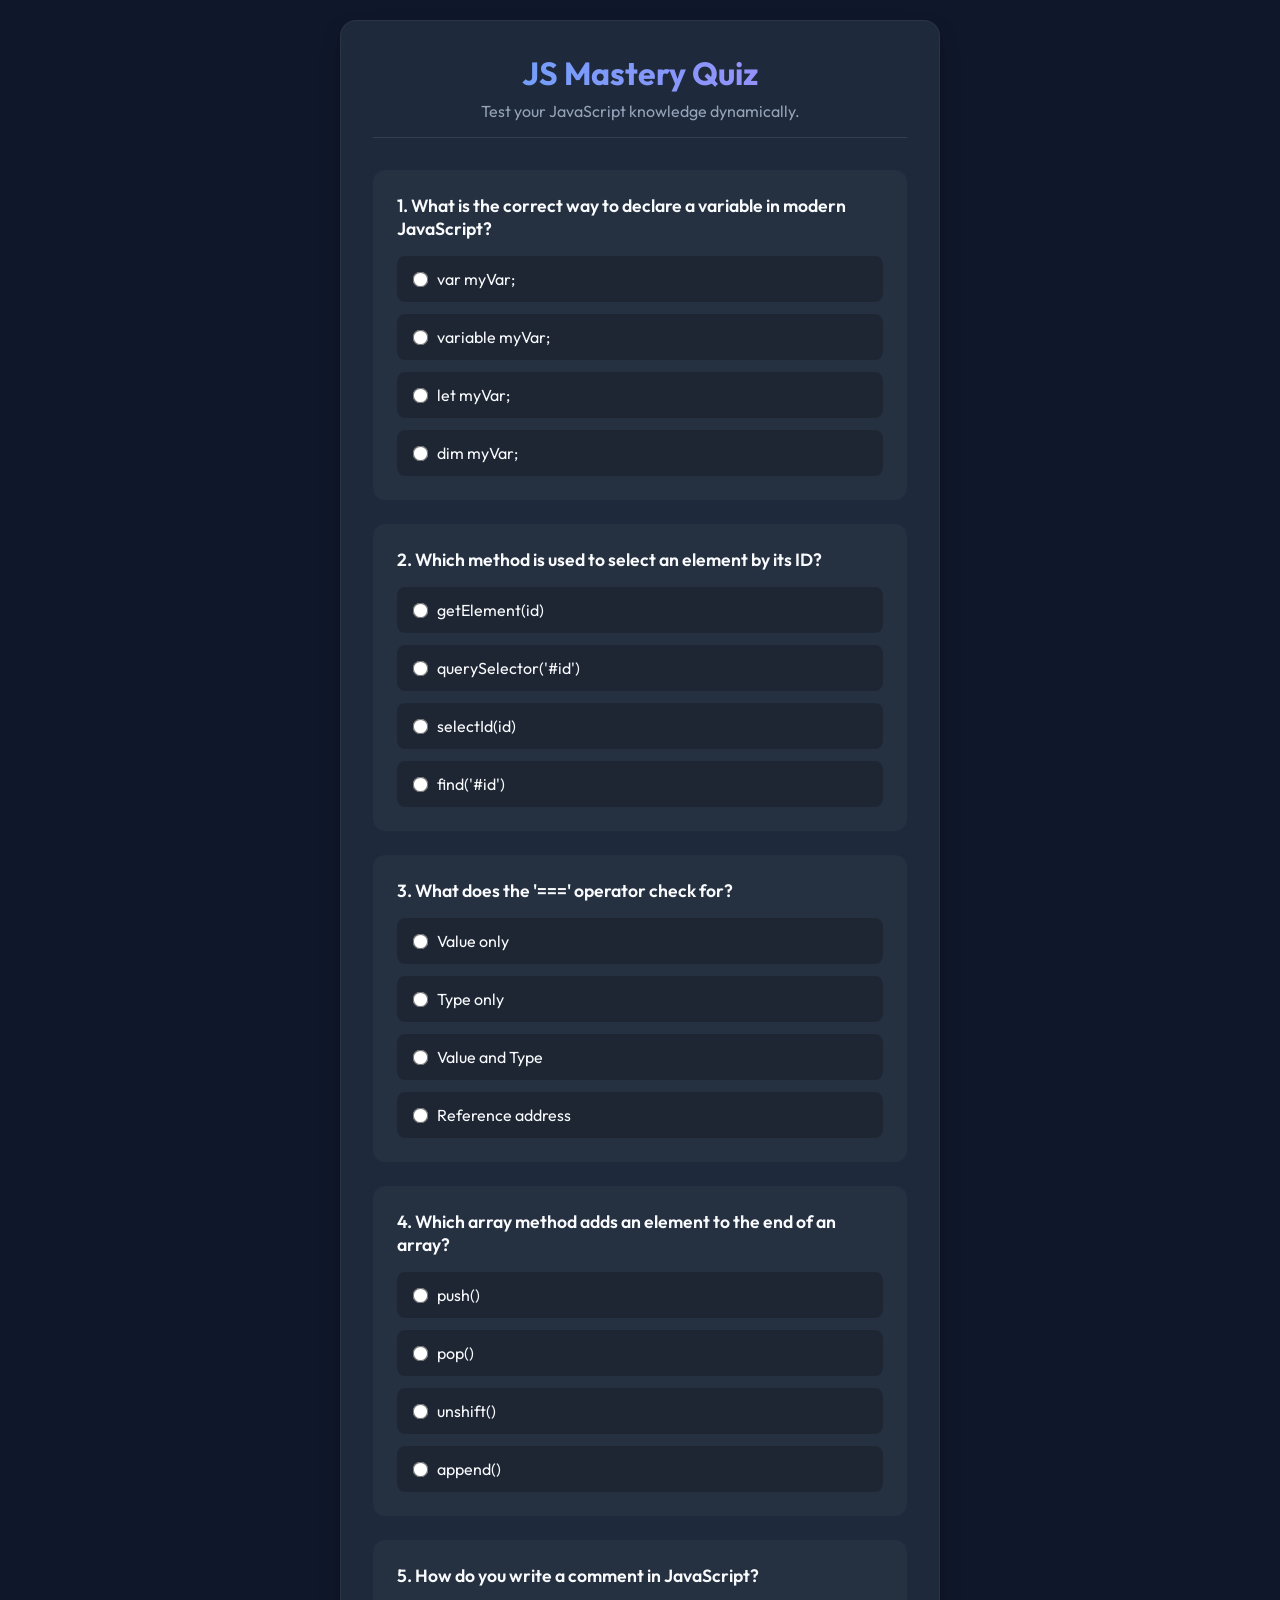
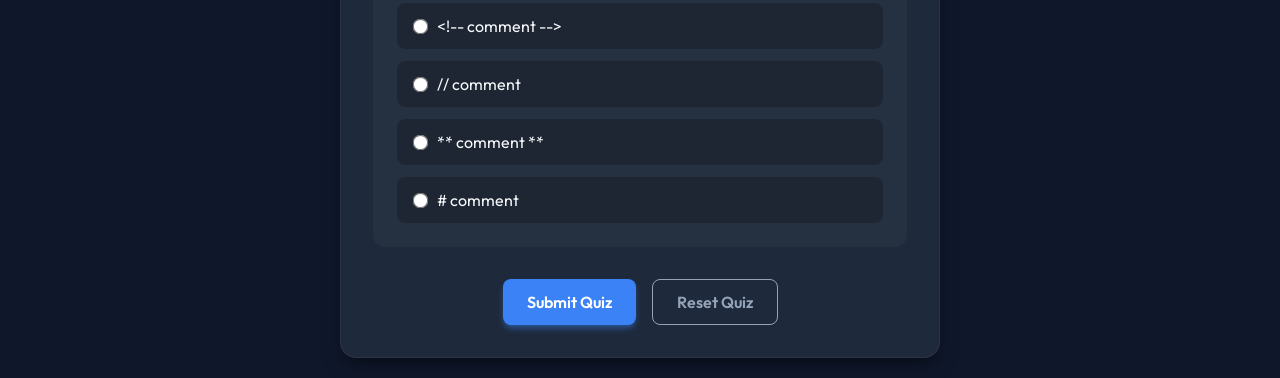
<file: task1/index.html>
<!DOCTYPE html>
<html lang="en">
<head>
    <meta charset="UTF-8">
    <meta name="viewport" content="width=device-width, initial-scale=1.0">
    <title>Dynamic JS Quiz</title>
    <link rel="stylesheet" href="style.css">
    <!-- Google Fonts for premium typography -->
    <link rel="preconnect" href="https://fonts.googleapis.com">
    <link rel="preconnect" href="https://fonts.gstatic.com" crossorigin>
    <link href="https://fonts.googleapis.com/css2?family=Outfit:wght@300;400;600;700&display=swap" rel="stylesheet">
</head>
<body>

    <div class="app-container">
        <header class="quiz-header">
            <h1>JS Mastery Quiz</h1>
            <p>Test your JavaScript knowledge dynamically.</p>
        </header>

        <main id="quiz-container" class="quiz-content">
            <!-- Questions will be injected here by JS -->
        </main>

        <div id="result-container" class="result-box hidden">
            <h2>Your Score</h2>
            <div id="score-display" class="score">0 / 0</div>
            <p id="feedback-message"></p>
        </div>

        <div class="controls">
            <button id="submit-btn" class="btn primary-btn">Submit Quiz</button>
            <button id="reset-btn" class="btn secondary-btn">Reset Quiz</button>
        </div>
    </div>

    <script src="script.js"></script>
</body>
</html>
</file>
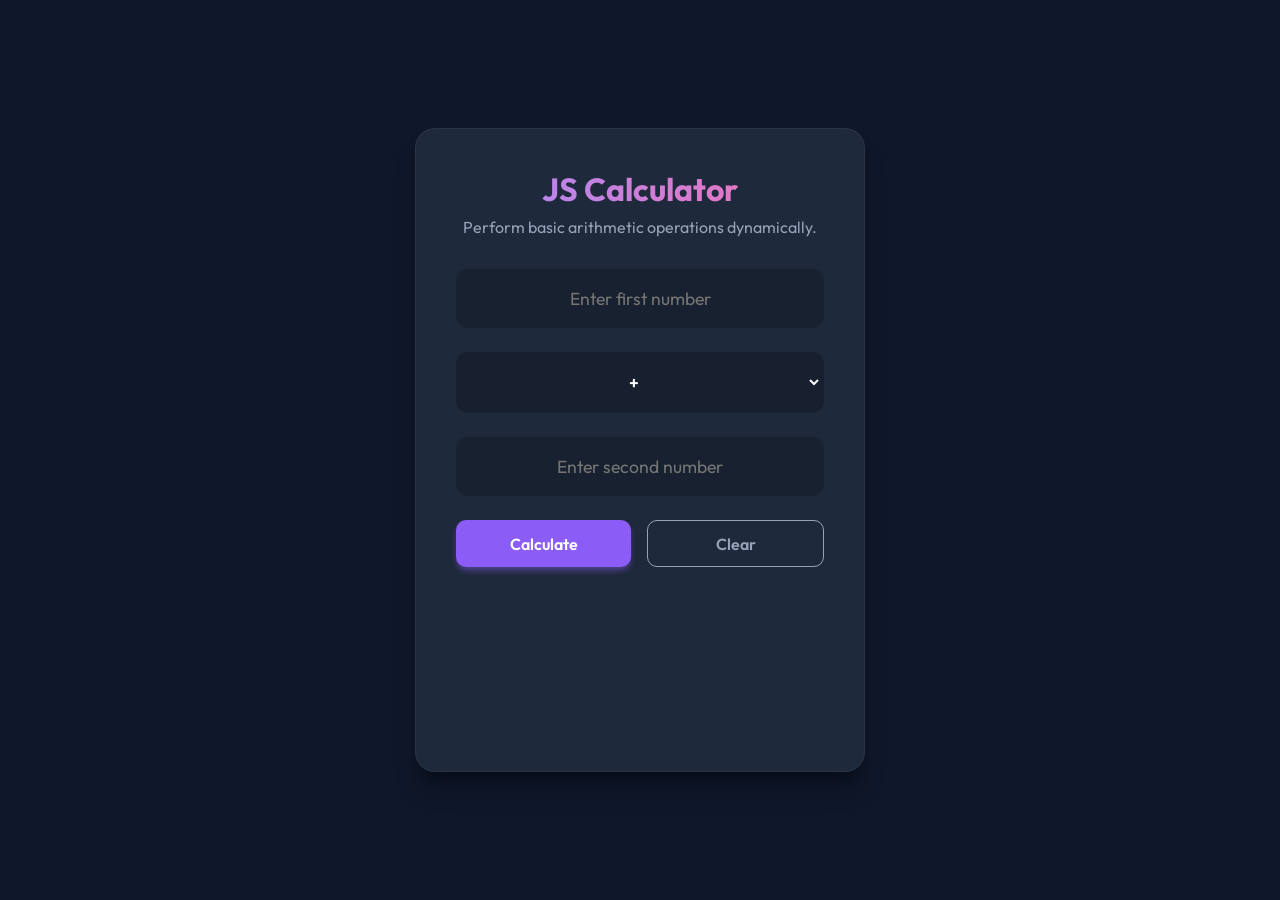
<file: task2/index.html>
<!DOCTYPE html>
<html lang="en">

<head>
    <meta charset="UTF-8">
    <meta name="viewport" content="width=device-width, initial-scale=1.0">
    <title>Interactive Calculator</title>
    <link rel="stylesheet" href="style.css">
    <link rel="preconnect" href="https://fonts.googleapis.com">
    <link rel="preconnect" href="https://fonts.gstatic.com" crossorigin>
    <link href="https://fonts.googleapis.com/css2?family=Outfit:wght@300;400;600;700&display=swap" rel="stylesheet">
</head>

<body>

    <div class="app-container">
        <header class="calc-header">
            <h1>JS Calculator</h1>
            <p>Perform basic arithmetic operations dynamically.</p>
        </header>

        <main class="calc-content">
            <div class="input-group">
                <input type="number" id="num1" placeholder="Enter first number">
            </div>

            <div class="input-group">
                <select id="operation">
                    <option value="add">+</option>
                    <option value="subtract">-</option>
                    <option value="multiply">×</option>
                    <option value="divide">÷</option>
                </select>
            </div>

            <div class="input-group">
                <input type="number" id="num2" placeholder="Enter second number">
            </div>

            <div class="controls">
                <button id="calc-btn" class="btn primary-btn">Calculate</button>
                <button id="clear-btn" class="btn secondary-btn">Clear</button>
            </div>

            <div id="result-box" class="result-box hidden">
                <h2>Result</h2>
                <div id="result-value" class="result-value">0</div>
                <p id="error-msg" class="error-msg"></p>
            </div>
        </main>
    </div>

    <script src="script.js"></script>
</body>

</html>
</file>
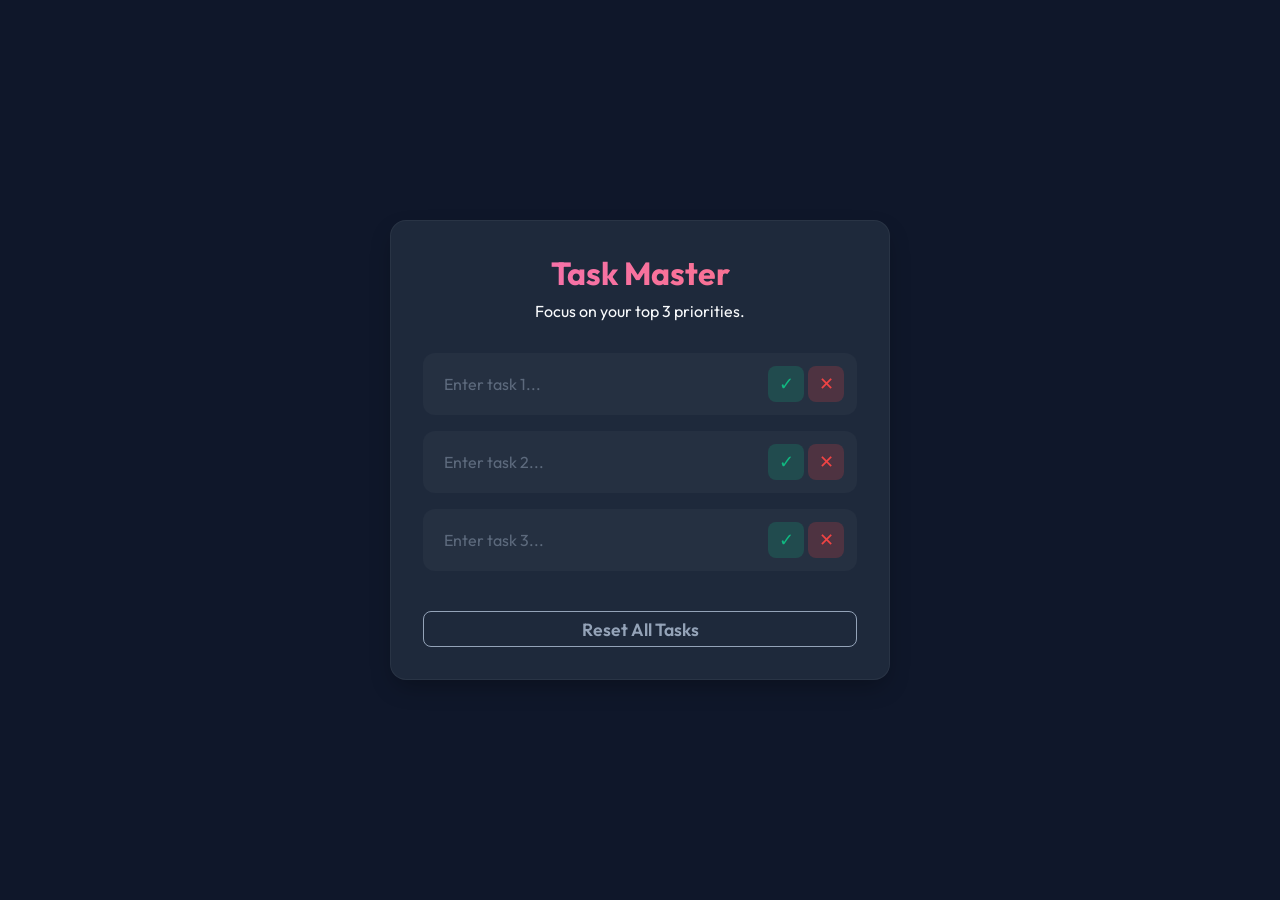
<file: task3/index.html>
<!DOCTYPE html>
<html lang="en">

<head>
    <meta charset="UTF-8">
    <meta name="viewport" content="width=device-width, initial-scale=1.0">
    <title>Simple To-Do List</title>
    <link rel="stylesheet" href="style.css">
    <link rel="preconnect" href="https://fonts.googleapis.com">
    <link rel="preconnect" href="https://fonts.gstatic.com" crossorigin>
    <link href="https://fonts.googleapis.com/css2?family=Outfit:wght@300;400;600;700&display=swap" rel="stylesheet">
</head>

<body>

    <div class="app-container">
        <header class="todo-header">
            <h1>Task Master</h1>
            <p>Focus on your top 3 priorities.</p>
        </header>

        <main class="todo-list">
            <!-- Task 1 -->
            <div class="task-row" id="task-1">
                <input type="text" class="task-input" placeholder="Enter task 1...">
                <div class="actions">
                    <button class="btn complete-btn" title="Mark Complete">✓</button>
                    <button class="btn remove-btn" title="Remove Task">✕</button>
                </div>
            </div>

            <!-- Task 2 -->
            <div class="task-row" id="task-2">
                <input type="text" class="task-input" placeholder="Enter task 2...">
                <div class="actions">
                    <button class="btn complete-btn" title="Mark Complete">✓</button>
                    <button class="btn remove-btn" title="Remove Task">✕</button>
                </div>
            </div>

            <!-- Task 3 -->
            <div class="task-row" id="task-3">
                <input type="text" class="task-input" placeholder="Enter task 3...">
                <div class="actions">
                    <button class="btn complete-btn" title="Mark Complete">✓</button>
                    <button class="btn remove-btn" title="Remove Task">✕</button>
                </div>
            </div>

            <button id="reset-all-btn" class="btn secondary-btn">Reset All Tasks</button>
        </main>
    </div>

    <script src="script.js"></script>
</body>

</html>
</file>
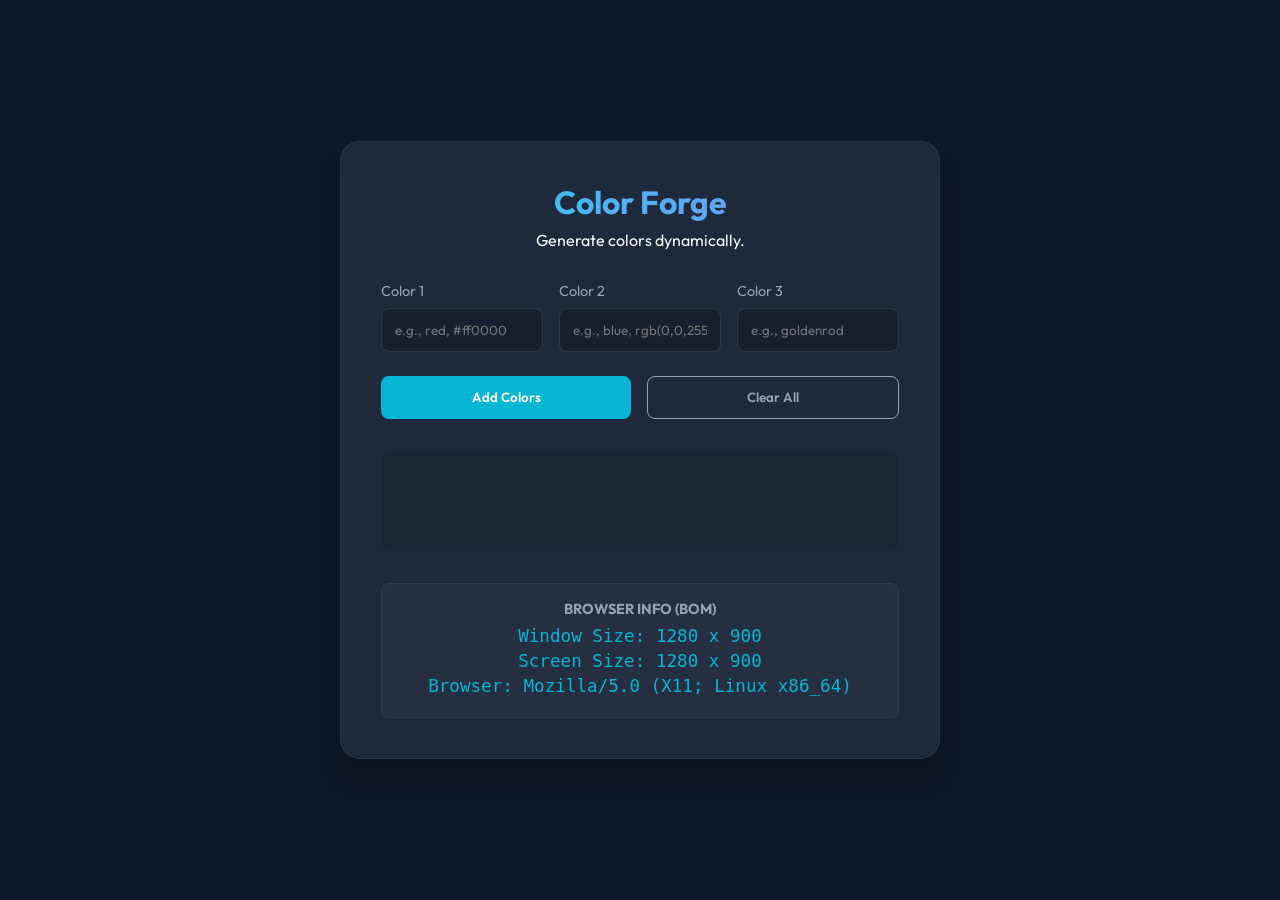
<file: task4/index.html>
<!DOCTYPE html>
<html lang="en">

<head>
    <meta charset="UTF-8">
    <meta name="viewport" content="width=device-width, initial-scale=1.0">
    <title>Color Box Generator</title>
    <link rel="stylesheet" href="style.css">
    <link rel="preconnect" href="https://fonts.googleapis.com">
    <link rel="preconnect" href="https://fonts.gstatic.com" crossorigin>
    <link href="https://fonts.googleapis.com/css2?family=Outfit:wght@300;400;600;700&display=swap" rel="stylesheet">
</head>

<body>

    <div class="app-container">
        <header class="app-header">
            <h1>Color Forge</h1>
            <p>Generate colors dynamically.</p>
        </header>

        <main class="content-area">
            <div class="input-section">
                <div class="input-group">
                    <label>Color 1</label>
                    <input type="text" id="color1" placeholder="e.g., red, #ff0000">
                </div>
                <div class="input-group">
                    <label>Color 2</label>
                    <input type="text" id="color2" placeholder="e.g., blue, rgb(0,0,255)">
                </div>
                <div class="input-group">
                    <label>Color 3</label>
                    <input type="text" id="color3" placeholder="e.g., goldenrod">
                </div>
            </div>

            <div class="controls">
                <button id="add-btn" class="btn primary-btn">Add Colors</button>
                <button id="clear-btn" class="btn secondary-btn">Clear All</button>
            </div>

            <div id="box-container" class="box-container">
                <!-- Boxes will appear here -->
            </div>

            <!-- Bonus: Display Window Info -->
            <div class="info-panel">
                <h3>Browser Info (BOM)</h3>
                <p>Window Size: <span id="win-width">0</span> x <span id="win-height">0</span></p>
                <p>Screen Size: <span id="screen-width">0</span> x <span id="screen-height">0</span></p>
                <p>Browser: <span id="browser-info">-</span></p>
            </div>
        </main>
    </div>

    <script src="script.js"></script>
</body>

</html>
</file>
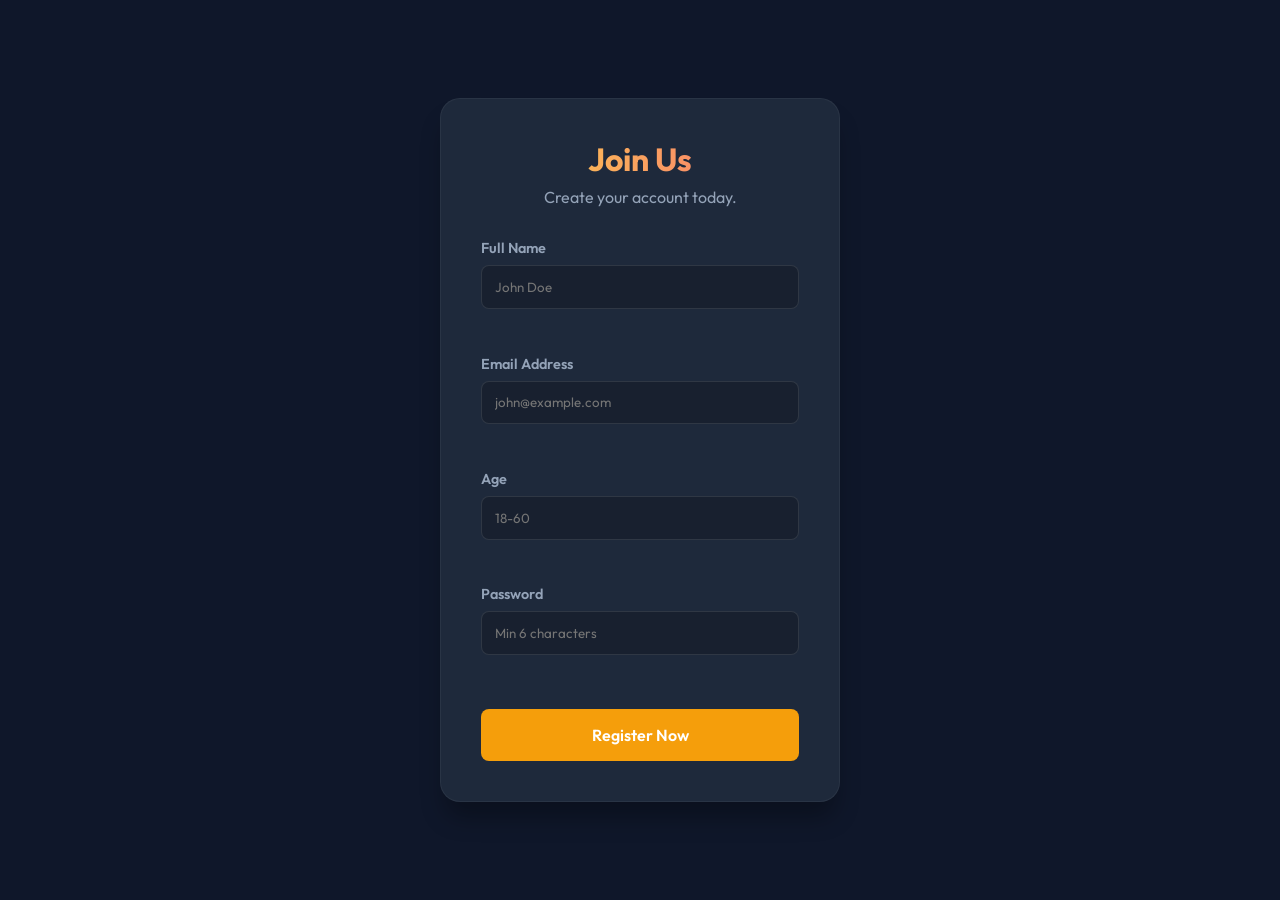
<file: task5/index.html>
<!DOCTYPE html>
<html lang="en">

<head>
    <meta charset="UTF-8">
    <meta name="viewport" content="width=device-width, initial-scale=1.0">
    <title>Registration Form</title>
    <link rel="stylesheet" href="style.css">
    <link rel="preconnect" href="https://fonts.googleapis.com">
    <link rel="preconnect" href="https://fonts.gstatic.com" crossorigin>
    <link href="https://fonts.googleapis.com/css2?family=Outfit:wght@300;400;600;700&display=swap" rel="stylesheet">
</head>

<body>

    <div class="app-container">
        <header class="app-header">
            <h1>Join Us</h1>
            <p>Create your account today.</p>
        </header>

        <main class="form-container">
            <form id="registration-form" novalidate>
                <!-- Name Field -->
                <div class="input-group">
                    <label for="full-name">Full Name</label>
                    <input type="text" id="full-name" placeholder="John Doe">
                    <span class="error-msg" id="name-error"></span>
                </div>

                <!-- Email Field -->
                <div class="input-group">
                    <label for="email">Email Address</label>
                    <input type="text" id="email" placeholder="john@example.com">
                    <span class="error-msg" id="email-error"></span>
                </div>

                <!-- Age Field -->
                <div class="input-group">
                    <label for="age">Age</label>
                    <input type="number" id="age" placeholder="18-60">
                    <span class="error-msg" id="age-error"></span>
                </div>

                <!-- Password Field -->
                <div class="input-group">
                    <label for="password">Password</label>
                    <input type="password" id="password" placeholder="Min 6 characters">
                    <span class="error-msg" id="password-error"></span>
                </div>

                <div class="controls">
                    <button type="submit" class="btn primary-btn">Register Now</button>
                </div>
            </form>

            <div id="success-message" class="success-box hidden">
                <h3>Success!</h3>
                <p>Your account has been created successfully.</p>
            </div>
        </main>
    </div>

    <script src="script.js"></script>
</body>

</html>
</file>
<file: task1/style.css>
:root {
    --bg-color: #0f172a;
    --card-bg: #1e293b;
    --text-primary: #f8fafc;
    --text-secondary: #94a3b8;
    --accent-color: #3b82f6;
    --accent-hover: #2563eb;
    --success-color: #10b981;
    --warning-color: #f59e0b;
    --danger-color: #ef4444;
    --font-family: 'Outfit', sans-serif;
    --transition-speed: 0.3s;
}

* {
    box-sizing: border-box;
    margin: 0;
    padding: 0;
}

body {
    background-color: var(--bg-color);
    color: var(--text-primary);
    font-family: var(--font-family);
    min-height: 100vh;
    display: flex;
    justify-content: center;
    align-items: center;
    padding: 20px;
}

.app-container {
    background-color: var(--card-bg);
    width: 100%;
    max-width: 600px;
    padding: 2rem;
    border-radius: 16px;
    box-shadow: 0 10px 25px -5px rgba(0, 0, 0, 0.3), 0 8px 10px -6px rgba(0, 0, 0, 0.3);
    border: 1px solid rgba(255, 255, 255, 0.05);
}

.quiz-header {
    text-align: center;
    margin-bottom: 2rem;
    border-bottom: 1px solid rgba(255, 255, 255, 0.1);
    padding-bottom: 1rem;
}

.quiz-header h1 {
    font-size: 2rem;
    font-weight: 700;
    margin-bottom: 0.5rem;
    background: linear-gradient(to right, #60a5fa, #a78bfa);
    -webkit-background-clip: text;
    -webkit-text-fill-color: transparent;
}

.quiz-header p {
    color: var(--text-secondary);
}

.question-block {
    background-color: rgba(255, 255, 255, 0.03);
    border-radius: 12px;
    padding: 1.5rem;
    margin-bottom: 1.5rem;
    transition: transform var(--transition-speed) ease;
}

.question-block:hover {
    transform: translateY(-2px);
    background-color: rgba(255, 255, 255, 0.05);
}

.question-text {
    font-size: 1.1rem;
    font-weight: 600;
    margin-bottom: 1rem;
    color: var(--text-primary);
}

.options-list {
    display: flex;
    flex-direction: column;
    gap: 0.75rem;
}

.option-label {
    display: flex;
    align-items: center;
    padding: 0.75rem 1rem;
    border-radius: 8px;
    background-color: rgba(0, 0, 0, 0.2);
    cursor: pointer;
    transition: background-color var(--transition-speed);
    border: 1px solid transparent;
}

.option-label:hover {
    background-color: rgba(59, 130, 246, 0.1);
    border-color: rgba(59, 130, 246, 0.3);
}

.option-label input[type="radio"] {
    margin-right: 10px;
    accent-color: var(--accent-color);
    transform: scale(1.2);
}

.controls {
    display: flex;
    gap: 1rem;
    margin-top: 2rem;
    justify-content: center;
}

.btn {
    font-family: var(--font-family);
    font-weight: 600;
    padding: 0.75rem 1.5rem;
    border-radius: 8px;
    border: none;
    cursor: pointer;
    transition: all var(--transition-speed);
    font-size: 1rem;
}

.primary-btn {
    background-color: var(--accent-color);
    color: white;
    box-shadow: 0 4px 6px -1px rgba(59, 130, 246, 0.5);
}

.primary-btn:hover {
    background-color: var(--accent-hover);
    transform: translateY(-1px);
    box-shadow: 0 6px 8px -1px rgba(59, 130, 246, 0.6);
}

.secondary-btn {
    background-color: transparent;
    border: 1px solid var(--text-secondary);
    color: var(--text-secondary);
}

.secondary-btn:hover {
    background-color: rgba(255, 255, 255, 0.05);
    color: var(--text-primary);
    border-color: var(--text-primary);
}

.result-box {
    text-align: center;
    padding: 2rem;
    background-color: rgba(16, 185, 129, 0.1);
    border: 1px solid rgba(16, 185, 129, 0.3);
    border-radius: 12px;
    margin-top: 2rem;
    animation: fadeIn 0.5s ease-out;
}

.result-box.hidden {
    display: none;
}

.result-box h2 {
    color: var(--success-color);
    margin-bottom: 0.5rem;
}

.score {
    font-size: 2.5rem;
    font-weight: 700;
    margin: 1rem 0;
    color: var(--text-primary);
}

@keyframes fadeIn {
    from { opacity: 0; transform: translateY(10px); }
    to { opacity: 1; transform: translateY(0); }
}

@media (max-width: 480px) {
    .app-container {
        padding: 1.5rem;
    }
    
    .controls {
        flex-direction: column;
    }
    
    .btn {
        width: 100%;
    }
}
</file>
<file: task2/style.css>
:root {
    --bg-color: #0f172a;
    --card-bg: #1e293b;
    --text-primary: #f8fafc;
    --text-secondary: #94a3b8;
    --accent-color: #8b5cf6;
    /* Different accent for Task 2 */
    --accent-hover: #7c3aed;
    --success-color: #10b981;
    --warning-color: #f59e0b;
    --danger-color: #ef4444;
    --font-family: 'Outfit', sans-serif;
    --transition-speed: 0.3s;
}

* {
    box-sizing: border-box;
    margin: 0;
    padding: 0;
}

body {
    background-color: var(--bg-color);
    color: var(--text-primary);
    font-family: var(--font-family);
    min-height: 100vh;
    display: flex;
    justify-content: center;
    align-items: center;
    padding: 20px;
}

.app-container {
    background-color: var(--card-bg);
    width: 100%;
    max-width: 450px;
    padding: 2.5rem;
    border-radius: 20px;
    box-shadow: 0 20px 25px -5px rgba(0, 0, 0, 0.3), 0 10px 10px -5px rgba(0, 0, 0, 0.2);
    border: 1px solid rgba(255, 255, 255, 0.05);
    text-align: center;
}

.calc-header {
    margin-bottom: 2rem;
}

.calc-header h1 {
    font-size: 2rem;
    font-weight: 700;
    margin-bottom: 0.5rem;
    background: linear-gradient(to right, #a78bfa, #f472b6);
    -webkit-background-clip: text;
    -webkit-text-fill-color: transparent;
}

.calc-header p {
    color: var(--text-secondary);
}

.input-group {
    margin-bottom: 1.5rem;
}

input[type="number"],
select {
    width: 100%;
    padding: 1rem;
    font-family: var(--font-family);
    font-size: 1.1rem;
    background-color: rgba(0, 0, 0, 0.2);
    border: 2px solid transparent;
    border-radius: 12px;
    color: var(--text-primary);
    transition: all var(--transition-speed);
    text-align: center;
}

/* Remove arrows from number input */
input[type=number]::-webkit-inner-spin-button,
input[type=number]::-webkit-outer-spin-button {
    -webkit-appearance: none;
    margin: 0;
}

input[type="number"]:focus,
select:focus {
    outline: none;
    border-color: var(--accent-color);
    background-color: rgba(0, 0, 0, 0.3);
}

select {
    cursor: pointer;
    font-weight: 600;
}

.controls {
    display: flex;
    gap: 1rem;
    margin-top: 1rem;
    margin-bottom: 2rem;
}

.btn {
    flex: 1;
    font-family: var(--font-family);
    font-weight: 600;
    padding: 0.8rem;
    border-radius: 10px;
    border: none;
    cursor: pointer;
    transition: all var(--transition-speed);
    font-size: 1rem;
}

.primary-btn {
    background-color: var(--accent-color);
    color: white;
    box-shadow: 0 4px 6px -1px rgba(139, 92, 246, 0.5);
}

.primary-btn:hover {
    background-color: var(--accent-hover);
    transform: translateY(-2px);
    box-shadow: 0 6px 8px -1px rgba(139, 92, 246, 0.6);
}

.secondary-btn {
    background-color: transparent;
    border: 1px solid var(--text-secondary);
    color: var(--text-secondary);
}

.secondary-btn:hover {
    background-color: rgba(255, 255, 255, 0.05);
    color: var(--text-primary);
    border-color: var(--text-primary);
}

.result-box {
    background-color: rgba(255, 255, 255, 0.03);
    border-radius: 16px;
    padding: 1.5rem;
    transition: all 0.5s ease;
    opacity: 1;
    transform: translateY(0);
}

.result-box.hidden {
    opacity: 0;
    transform: translateY(10px);
    pointer-events: none;
}

.result-box h2 {
    color: var(--text-secondary);
    font-size: 0.9rem;
    text-transform: uppercase;
    letter-spacing: 1px;
    margin-bottom: 0.5rem;
}

.result-value {
    font-size: 2.5rem;
    font-weight: 700;
    color: var(--text-primary);
}

.error-msg {
    color: var(--danger-color);
    font-weight: 600;
    margin-top: 0.5rem;
}

/* Dynamic Classes for Bonus Task */
.result-box.positive {
    background-color: rgba(16, 185, 129, 0.15);
    border: 1px solid rgba(16, 185, 129, 0.3);
}

.result-box.positive .result-value {
    color: var(--success-color);
}

.result-box.negative {
    background-color: rgba(239, 68, 68, 0.15);
    border: 1px solid rgba(239, 68, 68, 0.3);
}

.result-box.negative .result-value {
    color: var(--danger-color);
}
</file>
<file: task3/style.css>
:root {
    --bg-color: #0f172a;
    --card-bg: #1e293b;
    --text-primary: #f8fafc;
    --text-secondary: #94a3b8;
    --accent-color: #ec4899;
    /* Pink accent for Task 3 */
    --accent-hover: #db2777;
    --success-color: #10b981;
    --danger-color: #ef4444;
    --input-bg: rgba(0, 0, 0, 0.2);
    --font-family: 'Outfit', sans-serif;
    --transition-speed: 0.3s;
}

* {
    box-sizing: border-box;
    margin: 0;
    padding: 0;
}

body {
    background-color: var(--bg-color);
    color: var(--text-primary);
    font-family: var(--font-family);
    min-height: 100vh;
    display: flex;
    justify-content: center;
    align-items: center;
    padding: 20px;
}

.app-container {
    background-color: var(--card-bg);
    width: 100%;
    max-width: 500px;
    padding: 2rem;
    border-radius: 16px;
    box-shadow: 0 10px 25px -5px rgba(0, 0, 0, 0.3);
    border: 1px solid rgba(255, 255, 255, 0.05);
}

.todo-header {
    text-align: center;
    margin-bottom: 2rem;
}

.todo-header h1 {
    font-size: 2rem;
    background: linear-gradient(to right, #f472b6, #fb7185);
    -webkit-background-clip: text;
    -webkit-text-fill-color: transparent;
    margin-bottom: 0.5rem;
}

.todo-list {
    display: flex;
    flex-direction: column;
    gap: 1rem;
}

.task-row {
    display: flex;
    gap: 0.5rem;
    align-items: center;
    background-color: rgba(255, 255, 255, 0.03);
    padding: 0.75rem;
    border-radius: 12px;
    transition: all var(--transition-speed);
    border: 1px solid transparent;
}

.task-row:focus-within {
    background-color: rgba(255, 255, 255, 0.05);
    border-color: rgba(255, 255, 255, 0.1);
}

.task-input {
    flex: 1;
    background: transparent;
    border: none;
    color: var(--text-primary);
    font-family: var(--font-family);
    font-size: 1rem;
    padding: 0.5rem;
}

.task-input:focus {
    outline: none;
}

.task-input::placeholder {
    color: var(--text-secondary);
    opacity: 0.5;
}

/* Completed State */
.task-row.completed .task-input {
    text-decoration: line-through;
    color: var(--text-secondary);
    opacity: 0.7;
}

.task-row.completed {
    background-color: rgba(16, 185, 129, 0.05);
    border-color: rgba(16, 185, 129, 0.2);
}

.actions {
    display: flex;
    gap: 0.25rem;
}

.btn {
    width: 36px;
    height: 36px;
    border-radius: 8px;
    border: none;
    display: flex;
    justify-content: center;
    align-items: center;
    cursor: pointer;
    font-size: 1.1rem;
    transition: all var(--transition-speed);
    color: white;
}

.complete-btn {
    background-color: rgba(16, 185, 129, 0.2);
    color: var(--success-color);
}

.complete-btn:hover {
    background-color: var(--success-color);
    color: white;
}

.remove-btn {
    background-color: rgba(239, 68, 68, 0.2);
    color: var(--danger-color);
}

.remove-btn:hover {
    background-color: var(--danger-color);
    color: white;
}

.secondary-btn {
    width: 100%;
    margin-top: 1.5rem;
    background-color: transparent;
    border: 1px solid var(--text-secondary);
    color: var(--text-secondary);
    font-family: var(--font-family);
    font-weight: 600;
}

.secondary-btn:hover {
    background-color: rgba(255, 255, 255, 0.05);
    color: var(--text-primary);
    border-color: var(--text-primary);
}
</file>
<file: task4/style.css>
:root {
    --bg-color: #0f172a;
    --card-bg: #1e293b;
    --text-primary: #f8fafc;
    --text-secondary: #94a3b8;
    --accent-color: #06b6d4;
    /* Cyan accent for Task 4 */
    --accent-hover: #0891b2;
    --font-family: 'Outfit', sans-serif;
    --transition-speed: 0.3s;
}

* {
    box-sizing: border-box;
    margin: 0;
    padding: 0;
}

body {
    background-color: var(--bg-color);
    color: var(--text-primary);
    font-family: var(--font-family);
    min-height: 100vh;
    display: flex;
    justify-content: center;
    align-items: center;
    padding: 20px;
}

.app-container {
    background-color: var(--card-bg);
    width: 100%;
    max-width: 600px;
    padding: 2.5rem;
    border-radius: 20px;
    box-shadow: 0 20px 25px -5px rgba(0, 0, 0, 0.3);
    border: 1px solid rgba(255, 255, 255, 0.05);
}

.app-header {
    text-align: center;
    margin-bottom: 2rem;
}

.app-header h1 {
    font-size: 2rem;
    background: linear-gradient(to right, #22d3ee, #818cf8);
    -webkit-background-clip: text;
    -webkit-text-fill-color: transparent;
    margin-bottom: 0.5rem;
}

.input-section {
    display: flex;
    flex-wrap: wrap;
    gap: 1rem;
    margin-bottom: 1.5rem;
}

.input-group {
    flex: 1;
    min-width: 150px;
}

.input-group label {
    display: block;
    margin-bottom: 0.5rem;
    color: var(--text-secondary);
    font-size: 0.9rem;
}

input[type="text"] {
    width: 100%;
    padding: 0.8rem;
    background-color: rgba(0, 0, 0, 0.2);
    border: 1px solid rgba(255, 255, 255, 0.1);
    border-radius: 8px;
    color: var(--text-primary);
    font-family: var(--font-family);
}

input[type="text"]:focus {
    outline: none;
    border-color: var(--accent-color);
    box-shadow: 0 0 0 2px rgba(6, 182, 212, 0.2);
}

.controls {
    display: flex;
    gap: 1rem;
    margin-bottom: 2rem;
}

.btn {
    flex: 1;
    padding: 0.8rem;
    border: none;
    border-radius: 8px;
    font-family: var(--font-family);
    font-weight: 600;
    cursor: pointer;
    transition: all var(--transition-speed);
}

.primary-btn {
    background-color: var(--accent-color);
    color: white;
}

.primary-btn:hover {
    background-color: var(--accent-hover);
    transform: translateY(-2px);
}

.secondary-btn {
    background-color: transparent;
    border: 1px solid var(--text-secondary);
    color: var(--text-secondary);
}

.secondary-btn:hover {
    border-color: var(--text-primary);
    color: var(--text-primary);
}

.box-container {
    display: flex;
    flex-wrap: wrap;
    gap: 1rem;
    min-height: 100px;
    padding: 1rem;
    background-color: rgba(0, 0, 0, 0.1);
    border-radius: 12px;
    margin-bottom: 2rem;
    align-content: flex-start;
}

.color-box {
    width: 80px;
    height: 80px;
    border-radius: 12px;
    box-shadow: 0 4px 6px -1px rgba(0, 0, 0, 0.3);
    animation: popIn 0.4s cubic-bezier(0.175, 0.885, 0.32, 1.275);
    transition: transform 0.2s;
}

.color-box:hover {
    transform: scale(1.1);
}

.info-panel {
    background-color: rgba(255, 255, 255, 0.03);
    padding: 1rem;
    border-radius: 8px;
    text-align: center;
    border: 1px solid rgba(255, 255, 255, 0.05);
}

.info-panel h3 {
    font-size: 0.9rem;
    color: var(--text-secondary);
    margin-bottom: 0.5rem;
    text-transform: uppercase;
}

.info-panel p {
    font-family: monospace;
    font-size: 1.1rem;
    color: var(--accent-color);
    margin: 5px 0;
}

@keyframes popIn {
    from {
        opacity: 0;
        transform: scale(0.5);
    }

    to {
        opacity: 1;
        transform: scale(1);
    }
}
</file>
<file: task5/style.css>
:root {
    --bg-color: #0f172a;
    --card-bg: #1e293b;
    --text-primary: #f8fafc;
    --text-secondary: #94a3b8;
    --accent-color: #f59e0b;
    /* Amber accent for Task 5 */
    --accent-hover: #d97706;
    --success-color: #10b981;
    --danger-color: #ef4444;
    --font-family: 'Outfit', sans-serif;
    --transition-speed: 0.3s;
}

* {
    box-sizing: border-box;
    margin: 0;
    padding: 0;
}

body {
    background-color: var(--bg-color);
    color: var(--text-primary);
    font-family: var(--font-family);
    min-height: 100vh;
    display: flex;
    justify-content: center;
    align-items: center;
    padding: 20px;
}

.app-container {
    background-color: var(--card-bg);
    width: 100%;
    max-width: 400px;
    padding: 2.5rem;
    border-radius: 20px;
    box-shadow: 0 20px 25px -5px rgba(0, 0, 0, 0.3);
    border: 1px solid rgba(255, 255, 255, 0.05);
}

.app-header {
    text-align: center;
    margin-bottom: 2rem;
}

.app-header h1 {
    font-size: 2rem;
    background: linear-gradient(to right, #fcd34d, #f87171);
    -webkit-background-clip: text;
    -webkit-text-fill-color: transparent;
    margin-bottom: 0.5rem;
}

.app-header p {
    color: var(--text-secondary);
}

.input-group {
    margin-bottom: 1.5rem;
    position: relative;
}

.input-group label {
    display: block;
    margin-bottom: 0.5rem;
    color: var(--text-secondary);
    font-size: 0.9rem;
    font-weight: 600;
}

input {
    width: 100%;
    padding: 0.8rem;
    background-color: rgba(0, 0, 0, 0.2);
    border: 1px solid rgba(255, 255, 255, 0.1);
    border-radius: 8px;
    color: var(--text-primary);
    font-family: var(--font-family);
    transition: all var(--transition-speed);
}

input:focus {
    outline: none;
    border-color: var(--accent-color);
    box-shadow: 0 0 0 3px rgba(245, 158, 11, 0.2);
}

/* Validation Styles */
input.invalid {
    border-color: var(--danger-color);
}

input.valid {
    border-color: var(--success-color);
}

.error-msg {
    display: block;
    color: var(--danger-color);
    font-size: 0.8rem;
    margin-top: 0.4rem;
    min-height: 1.2em;
    /* Reserve space */
    transition: opacity var(--transition-speed);
}

.controls {
    margin-top: 2rem;
}

.btn {
    width: 100%;
    padding: 1rem;
    border: none;
    border-radius: 8px;
    font-family: var(--font-family);
    font-weight: 600;
    cursor: pointer;
    transition: all var(--transition-speed);
    font-size: 1rem;
}

.primary-btn {
    background-color: var(--accent-color);
    color: white;
}

.primary-btn:hover {
    background-color: var(--accent-hover);
    transform: translateY(-2px);
    box-shadow: 0 4px 12px rgba(245, 158, 11, 0.3);
}

.success-box {
    background-color: rgba(16, 185, 129, 0.1);
    border: 1px solid rgba(16, 185, 129, 0.3);
    border-radius: 12px;
    padding: 1.5rem;
    text-align: center;
    margin-top: 2rem;
    animation: slideUp 0.5s ease;
}

.success-box.hidden {
    display: none;
}

.success-box h3 {
    color: var(--success-color);
    margin-bottom: 0.5rem;
}

@keyframes slideUp {
    from {
        opacity: 0;
        transform: translateY(20px);
    }

    to {
        opacity: 1;
        transform: translateY(0);
    }
}
</file>
